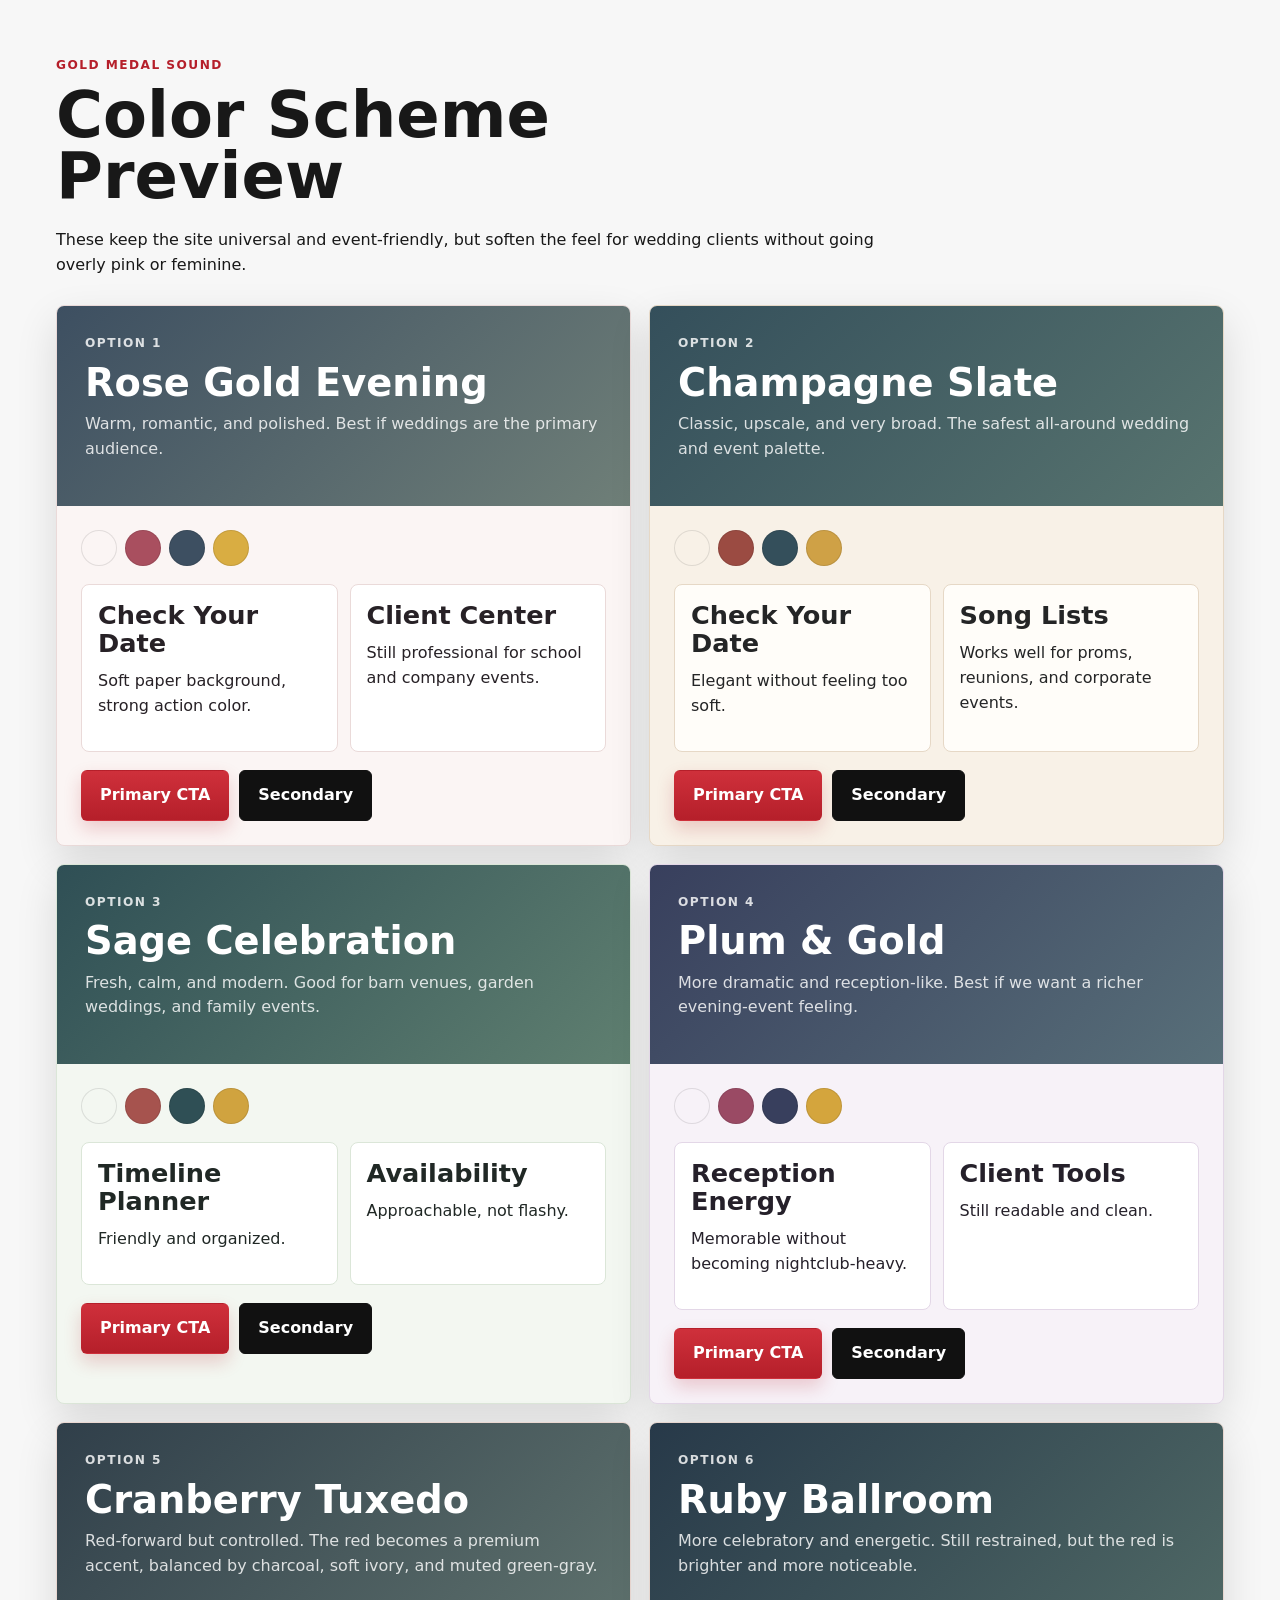
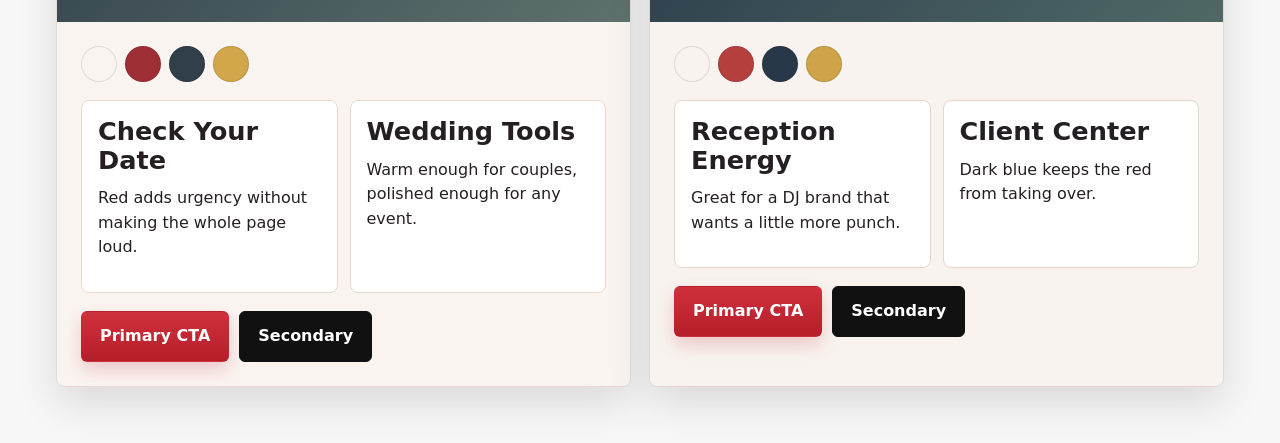
<file: color-schemes.html>
<!doctype html>
<html lang="en">
  <head>
    <meta charset="utf-8">
    <meta name="viewport" content="width=device-width, initial-scale=1">
    <title>Color Scheme Preview | Gold Medal Sound</title>
    <link rel="stylesheet" href="styles.css">
    <style>
      .palette-page {
        padding: clamp(24px, 5vw, 56px);
      }

      .palette-intro {
        max-width: 820px;
        margin-bottom: 28px;
      }

      .palette-intro h1 {
        font-size: clamp(2.1rem, 5vw, 4rem);
      }

      .palette-grid {
        display: grid;
        grid-template-columns: repeat(2, minmax(0, 1fr));
        gap: 18px;
      }

      .palette-card {
        overflow: hidden;
        border: 1px solid var(--line);
        border-radius: 8px;
        background: var(--paper);
        box-shadow: var(--shadow);
      }

      .palette-sample {
        padding: 24px;
        color: var(--ink);
      }

      .palette-hero {
        padding: 28px;
        background: linear-gradient(135deg, var(--blue), var(--teal));
        color: #fff;
      }

      .palette-hero h2 {
        margin-bottom: 10px;
        font-size: clamp(1.7rem, 3vw, 2.5rem);
      }

      .palette-hero p {
        color: rgba(255, 255, 255, 0.82);
      }

      .palette-card-row {
        display: grid;
        grid-template-columns: 1fr 1fr;
        gap: 12px;
        margin-top: 18px;
      }

      .mini-card {
        padding: 16px;
        border: 1px solid var(--line);
        border-radius: 8px;
        background: var(--panel);
      }

      .swatches {
        display: flex;
        gap: 8px;
        margin: 0 0 18px;
      }

      .swatches span {
        width: 36px;
        height: 36px;
        border-radius: 999px;
        border: 1px solid rgba(0, 0, 0, 0.1);
      }

      .palette-actions {
        display: flex;
        gap: 10px;
        margin-top: 18px;
      }

      .scheme-rose {
        --ink: #272126;
        --muted: #665c63;
        --paper: #fbf5f4;
        --panel: #ffffff;
        --gold: #d9ad42;
        --gold-dark: #8a6718;
        --red: #a94f5f;
        --blue: #3d4f61;
        --teal: #6f7f78;
        --line: #eadad9;
      }

      .scheme-champagne {
        --ink: #242526;
        --muted: #62605b;
        --paper: #f8f1e7;
        --panel: #fffdf9;
        --gold: #cfa146;
        --gold-dark: #7f5d1c;
        --red: #9b4b42;
        --blue: #344f5b;
        --teal: #58746f;
        --line: #e6d8c6;
      }

      .scheme-sage {
        --ink: #202825;
        --muted: #5d6762;
        --paper: #f3f7f1;
        --panel: #ffffff;
        --gold: #d0a33f;
        --gold-dark: #7f621c;
        --red: #a6534e;
        --blue: #2f4f55;
        --teal: #5f7f70;
        --line: #dbe6d8;
      }

      .scheme-plum {
        --ink: #25202a;
        --muted: #645d69;
        --paper: #f7f2f8;
        --panel: #ffffff;
        --gold: #d4a53d;
        --gold-dark: #80611b;
        --red: #9a4a64;
        --blue: #383f5d;
        --teal: #586f79;
        --line: #e3d7e7;
      }

      .scheme-cranberry {
        --ink: #251f21;
        --muted: #665f61;
        --paper: #faf4f1;
        --panel: #ffffff;
        --gold: #d2a64a;
        --gold-dark: #846221;
        --red: #9e2f35;
        --blue: #303f4a;
        --teal: #5e716d;
        --line: #ead8d2;
      }

      .scheme-ruby {
        --ink: #241f22;
        --muted: #635d61;
        --paper: #f8f3ef;
        --panel: #ffffff;
        --gold: #cfa34a;
        --gold-dark: #7f6020;
        --red: #b43f3d;
        --blue: #273949;
        --teal: #4f6865;
        --line: #e6d6cf;
      }

      @media (max-width: 820px) {
        .palette-grid,
        .palette-card-row {
          grid-template-columns: 1fr;
        }
      }
    </style>
  </head>
  <body>
    <main class="palette-page">
      <section class="palette-intro">
        <p class="eyebrow">Gold Medal Sound</p>
        <h1>Color Scheme Preview</h1>
        <p>These keep the site universal and event-friendly, but soften the feel for wedding clients without going overly pink or feminine.</p>
      </section>

      <section class="palette-grid" aria-label="Color scheme options">
        <article class="palette-card scheme-rose">
          <div class="palette-hero">
            <p class="eyebrow">Option 1</p>
            <h2>Rose Gold Evening</h2>
            <p>Warm, romantic, and polished. Best if weddings are the primary audience.</p>
          </div>
          <div class="palette-sample">
            <div class="swatches"><span style="background:#fbf5f4"></span><span style="background:#a94f5f"></span><span style="background:#3d4f61"></span><span style="background:#d9ad42"></span></div>
            <div class="palette-card-row">
              <div class="mini-card"><h3>Check Your Date</h3><p>Soft paper background, strong action color.</p></div>
              <div class="mini-card"><h3>Client Center</h3><p>Still professional for school and company events.</p></div>
            </div>
            <div class="palette-actions"><span class="button primary">Primary CTA</span><span class="button secondary dark">Secondary</span></div>
          </div>
        </article>

        <article class="palette-card scheme-champagne">
          <div class="palette-hero">
            <p class="eyebrow">Option 2</p>
            <h2>Champagne Slate</h2>
            <p>Classic, upscale, and very broad. The safest all-around wedding and event palette.</p>
          </div>
          <div class="palette-sample">
            <div class="swatches"><span style="background:#f8f1e7"></span><span style="background:#9b4b42"></span><span style="background:#344f5b"></span><span style="background:#cfa146"></span></div>
            <div class="palette-card-row">
              <div class="mini-card"><h3>Check Your Date</h3><p>Elegant without feeling too soft.</p></div>
              <div class="mini-card"><h3>Song Lists</h3><p>Works well for proms, reunions, and corporate events.</p></div>
            </div>
            <div class="palette-actions"><span class="button primary">Primary CTA</span><span class="button secondary dark">Secondary</span></div>
          </div>
        </article>

        <article class="palette-card scheme-sage">
          <div class="palette-hero">
            <p class="eyebrow">Option 3</p>
            <h2>Sage Celebration</h2>
            <p>Fresh, calm, and modern. Good for barn venues, garden weddings, and family events.</p>
          </div>
          <div class="palette-sample">
            <div class="swatches"><span style="background:#f3f7f1"></span><span style="background:#a6534e"></span><span style="background:#2f4f55"></span><span style="background:#d0a33f"></span></div>
            <div class="palette-card-row">
              <div class="mini-card"><h3>Timeline Planner</h3><p>Friendly and organized.</p></div>
              <div class="mini-card"><h3>Availability</h3><p>Approachable, not flashy.</p></div>
            </div>
            <div class="palette-actions"><span class="button primary">Primary CTA</span><span class="button secondary dark">Secondary</span></div>
          </div>
        </article>

        <article class="palette-card scheme-plum">
          <div class="palette-hero">
            <p class="eyebrow">Option 4</p>
            <h2>Plum & Gold</h2>
            <p>More dramatic and reception-like. Best if we want a richer evening-event feeling.</p>
          </div>
          <div class="palette-sample">
            <div class="swatches"><span style="background:#f7f2f8"></span><span style="background:#9a4a64"></span><span style="background:#383f5d"></span><span style="background:#d4a53d"></span></div>
            <div class="palette-card-row">
              <div class="mini-card"><h3>Reception Energy</h3><p>Memorable without becoming nightclub-heavy.</p></div>
              <div class="mini-card"><h3>Client Tools</h3><p>Still readable and clean.</p></div>
            </div>
            <div class="palette-actions"><span class="button primary">Primary CTA</span><span class="button secondary dark">Secondary</span></div>
          </div>
        </article>

        <article class="palette-card scheme-cranberry">
          <div class="palette-hero">
            <p class="eyebrow">Option 5</p>
            <h2>Cranberry Tuxedo</h2>
            <p>Red-forward but controlled. The red becomes a premium accent, balanced by charcoal, soft ivory, and muted green-gray.</p>
          </div>
          <div class="palette-sample">
            <div class="swatches"><span style="background:#faf4f1"></span><span style="background:#9e2f35"></span><span style="background:#303f4a"></span><span style="background:#d2a64a"></span></div>
            <div class="palette-card-row">
              <div class="mini-card"><h3>Check Your Date</h3><p>Red adds urgency without making the whole page loud.</p></div>
              <div class="mini-card"><h3>Wedding Tools</h3><p>Warm enough for couples, polished enough for any event.</p></div>
            </div>
            <div class="palette-actions"><span class="button primary">Primary CTA</span><span class="button secondary dark">Secondary</span></div>
          </div>
        </article>

        <article class="palette-card scheme-ruby">
          <div class="palette-hero">
            <p class="eyebrow">Option 6</p>
            <h2>Ruby Ballroom</h2>
            <p>More celebratory and energetic. Still restrained, but the red is brighter and more noticeable.</p>
          </div>
          <div class="palette-sample">
            <div class="swatches"><span style="background:#f8f3ef"></span><span style="background:#b43f3d"></span><span style="background:#273949"></span><span style="background:#cfa34a"></span></div>
            <div class="palette-card-row">
              <div class="mini-card"><h3>Reception Energy</h3><p>Great for a DJ brand that wants a little more punch.</p></div>
              <div class="mini-card"><h3>Client Center</h3><p>Dark blue keeps the red from taking over.</p></div>
            </div>
            <div class="palette-actions"><span class="button primary">Primary CTA</span><span class="button secondary dark">Secondary</span></div>
          </div>
        </article>
      </section>
    </main>
  </body>
</html>
</file>
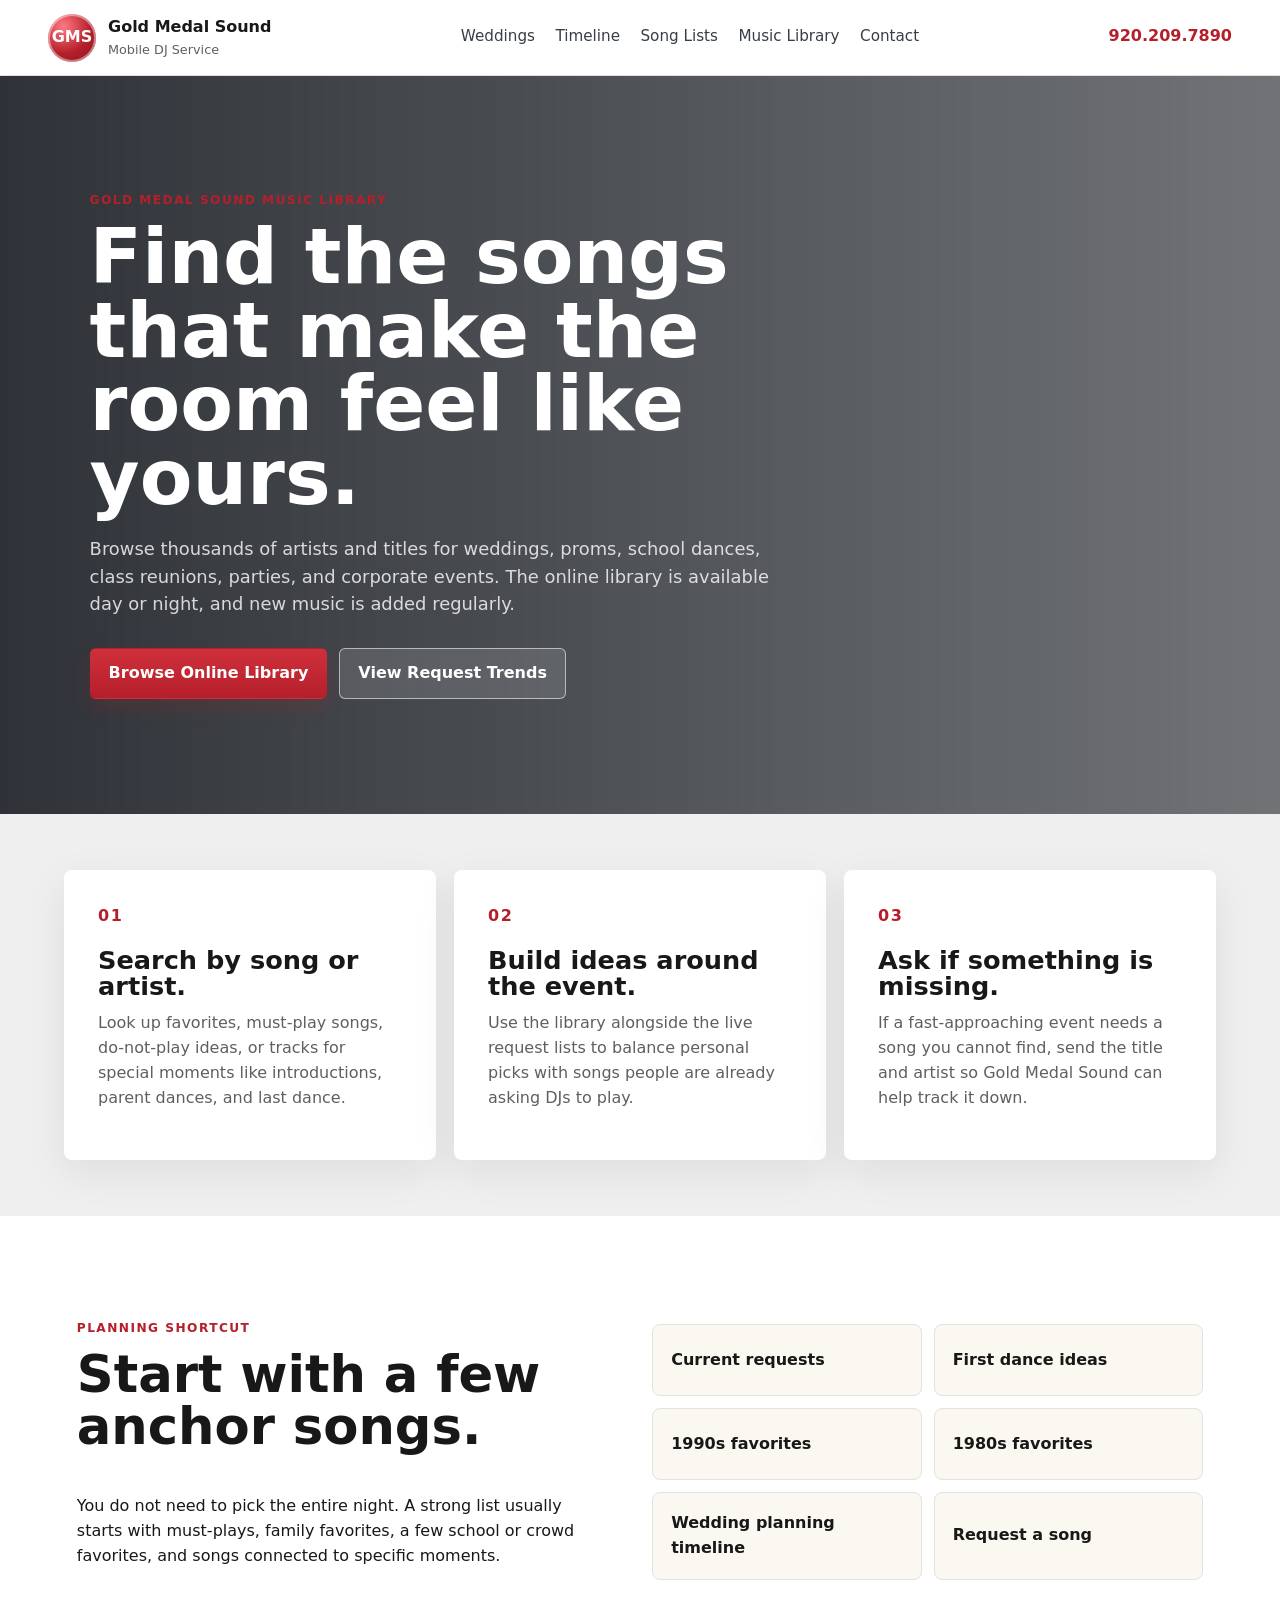
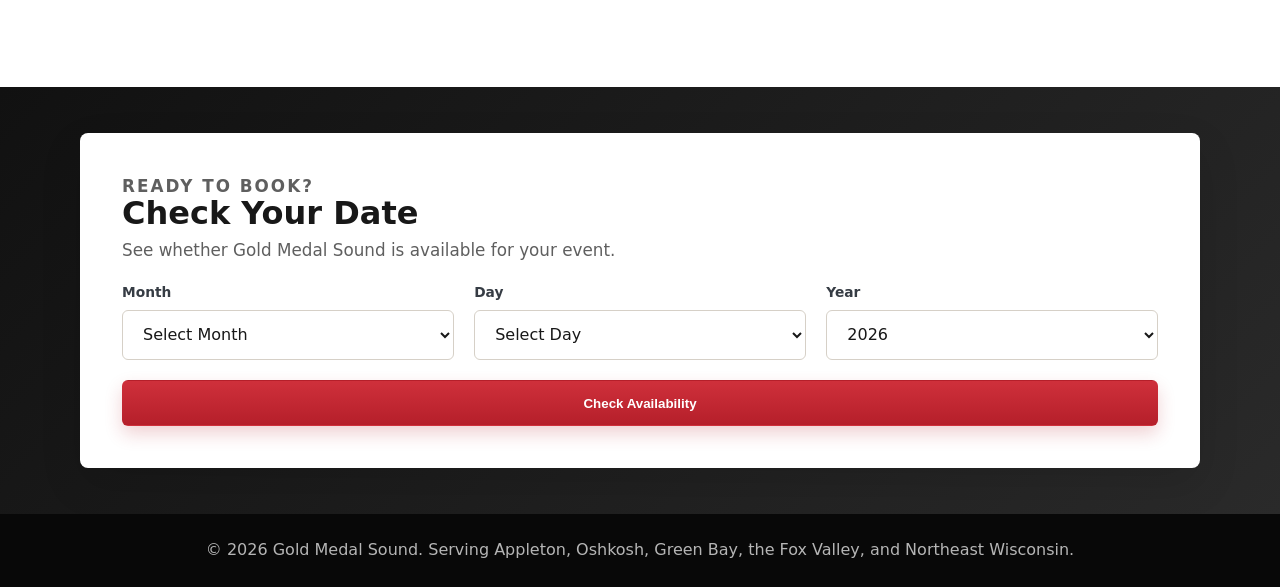
<file: music-library.html>
<!doctype html>
<html lang="en">
  <head>
    <meta charset="utf-8">
    <meta name="viewport" content="width=device-width, initial-scale=1">
    <title>Music Library | Gold Medal Sound</title>
    <meta name="description" content="Search the Gold Medal Sound online music library for wedding, prom, party, school dance, and event song ideas.">
    <link rel="stylesheet" href="styles.css">
  </head>
  <body>
    <header class="site-header">
      <a class="brand" href="index.html" aria-label="Gold Medal Sound home">
        <span class="brand-mark">GMS</span>
        <span>
          <strong>Gold Medal Sound</strong>
          <small>Mobile DJ Service</small>
        </span>
      </a>
      <nav aria-label="Primary navigation">
        <a href="index.html#weddings">Weddings</a>
        <a href="wedding-timeline.html">Timeline</a>
        <a href="song-lists.html">Song Lists</a>
        <a href="music-library.html">Music Library</a>
        <a href="index.html#contact">Contact</a>
      </nav>
      <a class="header-call" href="tel:+19202097890">920.209.7890</a>
    </header>

    <main>
      <section class="tool-hero music-library-hero">
        <div>
          <p class="eyebrow">Gold Medal Sound Music Library</p>
          <h1>Find the songs that make the room feel like yours.</h1>
          <p>Browse thousands of artists and titles for weddings, proms, school dances, class reunions, parties, and corporate events. The online library is available day or night, and new music is added regularly.</p>
          <div class="hero-actions">
            <a class="button primary" href="http://www1.gigbuilder.com/cal/wi/radiocarnage.nsf/music.html" target="_blank" rel="noreferrer">Browse Online Library</a>
            <a class="button secondary" href="song-lists.html">View Request Trends</a>
          </div>
        </div>
      </section>

      <section class="library-steps" aria-label="How to use the music library">
        <article>
          <span>01</span>
          <h2>Search by song or artist.</h2>
          <p>Look up favorites, must-play songs, do-not-play ideas, or tracks for special moments like introductions, parent dances, and last dance.</p>
        </article>
        <article>
          <span>02</span>
          <h2>Build ideas around the event.</h2>
          <p>Use the library alongside the live request lists to balance personal picks with songs people are already asking DJs to play.</p>
        </article>
        <article>
          <span>03</span>
          <h2>Ask if something is missing.</h2>
          <p>If a fast-approaching event needs a song you cannot find, send the title and artist so Gold Medal Sound can help track it down.</p>
        </article>
      </section>

      <section class="library-feature">
        <div class="copy-block">
          <p class="eyebrow">Planning Shortcut</p>
          <h2>Start with a few anchor songs.</h2>
          <p>You do not need to pick the entire night. A strong list usually starts with must-plays, family favorites, a few school or crowd favorites, and songs connected to specific moments.</p>
        </div>
        <div class="moment-grid">
          <a href="song-lists.html#top-current-requests">Current requests</a>
          <a href="song-lists.html#wedding-first-dance-songs">First dance ideas</a>
          <a href="song-lists.html#top-200-songs-of-the-1990s">1990s favorites</a>
          <a href="song-lists.html#top-100-songs-of-the-1980s">1980s favorites</a>
          <a href="wedding-timeline.html">Wedding planning timeline</a>
          <a href="mailto:info@goldmedalsound.com">Request a song</a>
        </div>
      </section>

      <section class="availability-band compact-band" aria-label="Availability">
        <form class="availability-card" method="post" action="https://www.gigbuilder.com/cal/wi/radiocarnage.nsf/checkdates">
          <div>
            <p class="eyebrow">Ready to book?</p>
            <h2>Check Your Date</h2>
            <p>See whether Gold Medal Sound is available for your event.</p>
          </div>
          <label>
            <span>Month</span>
            <select name="Month" required>
              <option value="">Select Month</option>
              <option value="1">January</option>
              <option value="2">February</option>
              <option value="3">March</option>
              <option value="4">April</option>
              <option value="5">May</option>
              <option value="6">June</option>
              <option value="7">July</option>
              <option value="8">August</option>
              <option value="9">September</option>
              <option value="10">October</option>
              <option value="11">November</option>
              <option value="12">December</option>
            </select>
          </label>
          <label>
            <span>Day</span>
            <select name="Day" required>
              <option value="">Select Day</option>
              <option>01</option><option>02</option><option>03</option><option>04</option><option>05</option><option>06</option><option>07</option><option>08</option><option>09</option><option>10</option>
              <option>11</option><option>12</option><option>13</option><option>14</option><option>15</option><option>16</option><option>17</option><option>18</option><option>19</option><option>20</option>
              <option>21</option><option>22</option><option>23</option><option>24</option><option>25</option><option>26</option><option>27</option><option>28</option><option>29</option><option>30</option><option>31</option>
            </select>
          </label>
          <label>
            <span>Year</span>
            <select name="Year" id="availability-year" required></select>
          </label>
          <input type="hidden" name="service" value="0">
          <button class="button primary" type="submit">Check Availability</button>
        </form>
      </section>
    </main>

    <footer>
      <p>&copy; 2026 Gold Medal Sound. Serving Appleton, Oshkosh, Green Bay, the Fox Valley, and Northeast Wisconsin.</p>
    </footer>

    <script src="script.js"></script>
  </body>
</html>
</file>
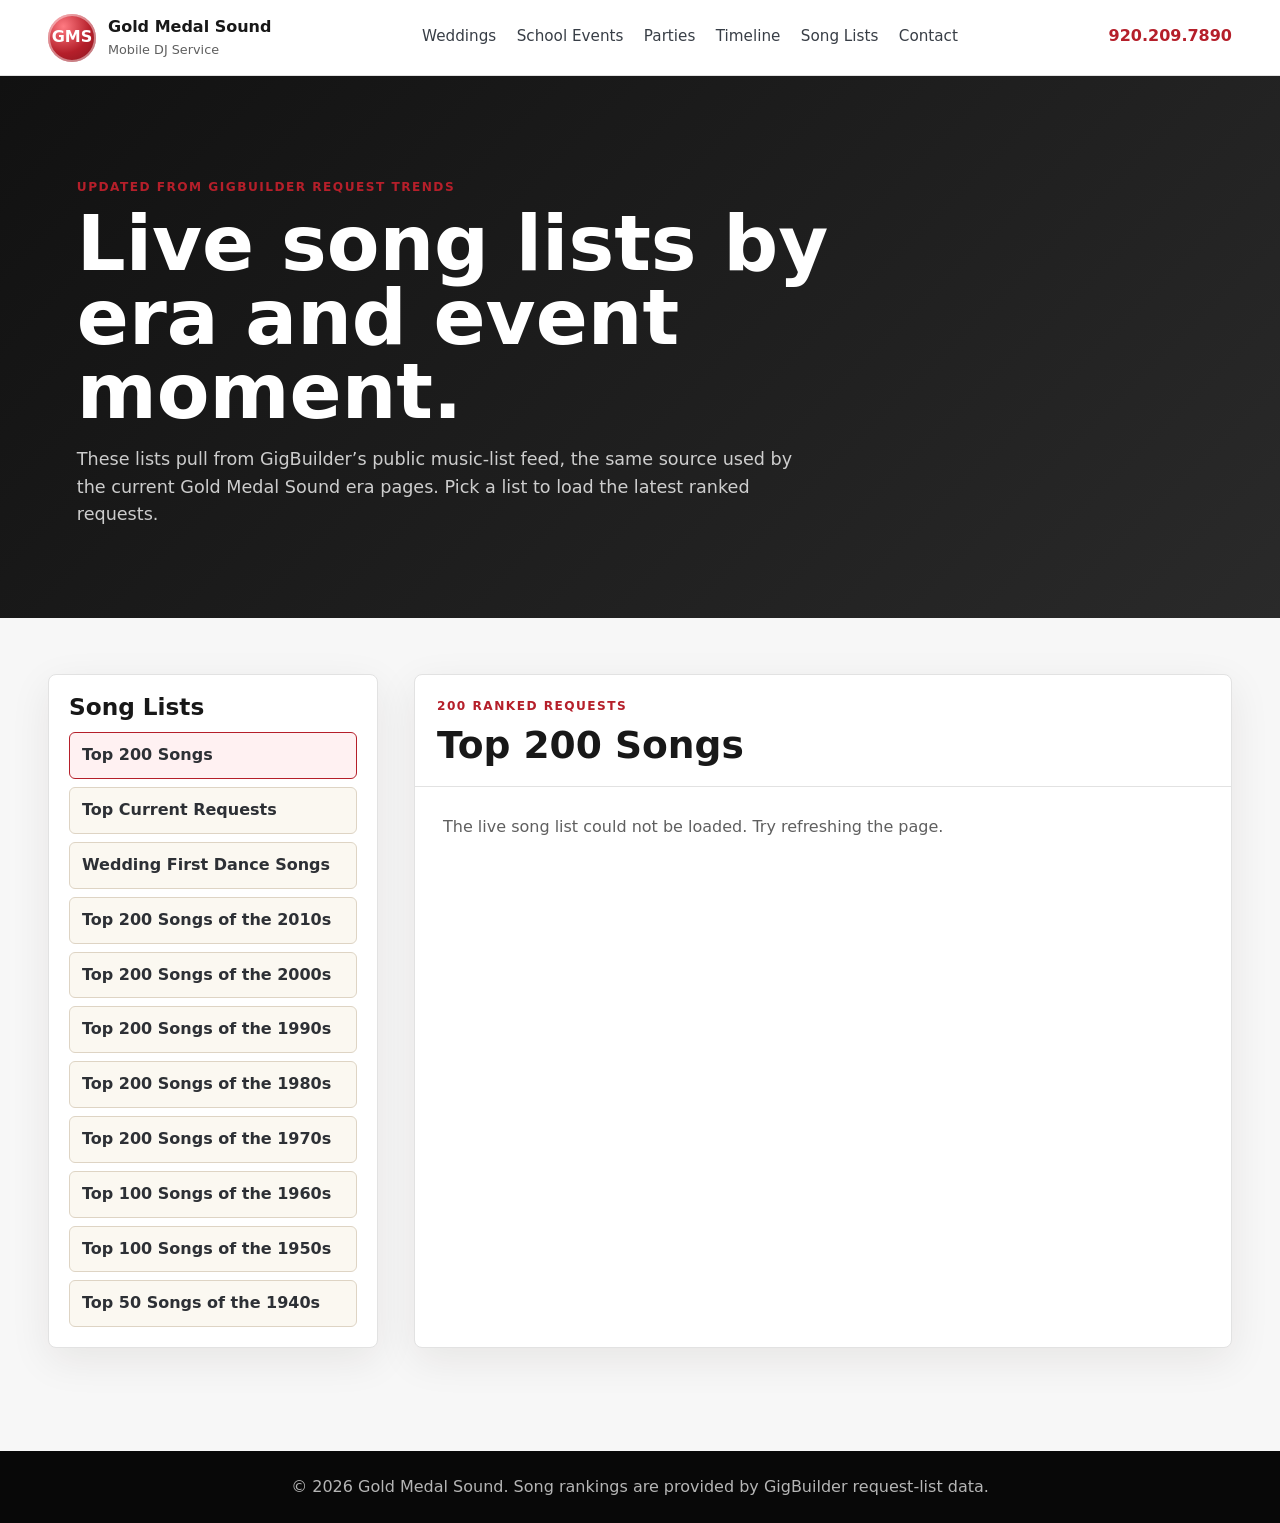
<file: song-lists.html>
<!doctype html>
<html lang="en">
  <head>
    <meta charset="utf-8">
    <meta name="viewport" content="width=device-width, initial-scale=1">
    <title>Live Song Lists | Gold Medal Sound</title>
    <meta name="description" content="Live requested-song lists for weddings, dances, parties, and events, powered by GigBuilder request trends.">
    <link rel="stylesheet" href="styles.css">
  </head>
  <body>
    <header class="site-header">
      <a class="brand" href="index.html" aria-label="Gold Medal Sound home">
        <span class="brand-mark">GMS</span>
        <span>
          <strong>Gold Medal Sound</strong>
          <small>Mobile DJ Service</small>
        </span>
      </a>
      <nav aria-label="Primary navigation">
        <a href="index.html#weddings">Weddings</a>
        <a href="index.html#schools">School Events</a>
        <a href="index.html#events">Parties</a>
        <a href="wedding-timeline.html">Timeline</a>
        <a href="song-lists.html">Song Lists</a>
        <a href="index.html#contact">Contact</a>
      </nav>
      <a class="header-call" href="tel:+19202097890">920.209.7890</a>
    </header>

    <main class="song-page">
      <section class="song-hero">
        <p class="eyebrow">Updated from GigBuilder request trends</p>
        <h1>Live song lists by era and event moment.</h1>
        <p>These lists pull from GigBuilder’s public music-list feed, the same source used by the current Gold Medal Sound era pages. Pick a list to load the latest ranked requests.</p>
      </section>

      <section class="song-browser" aria-label="Live music lists">
        <aside class="song-picker">
          <h2>Song Lists</h2>
          <div id="song-list-buttons" class="song-list-buttons"></div>
        </aside>

        <section class="song-results" aria-live="polite">
          <div class="song-results-header">
            <div>
              <p class="eyebrow" id="song-source-label">Live list</p>
              <h2 id="song-list-title">Choose a list</h2>
            </div>
          </div>
          <div id="song-status" class="song-status">Loading songs...</div>
          <div id="song-results"></div>
        </section>
      </section>
    </main>

    <footer>
      <p>&copy; 2026 Gold Medal Sound. Song rankings are provided by GigBuilder request-list data.</p>
    </footer>

    <script src="songs.js"></script>
  </body>
</html>
</file>
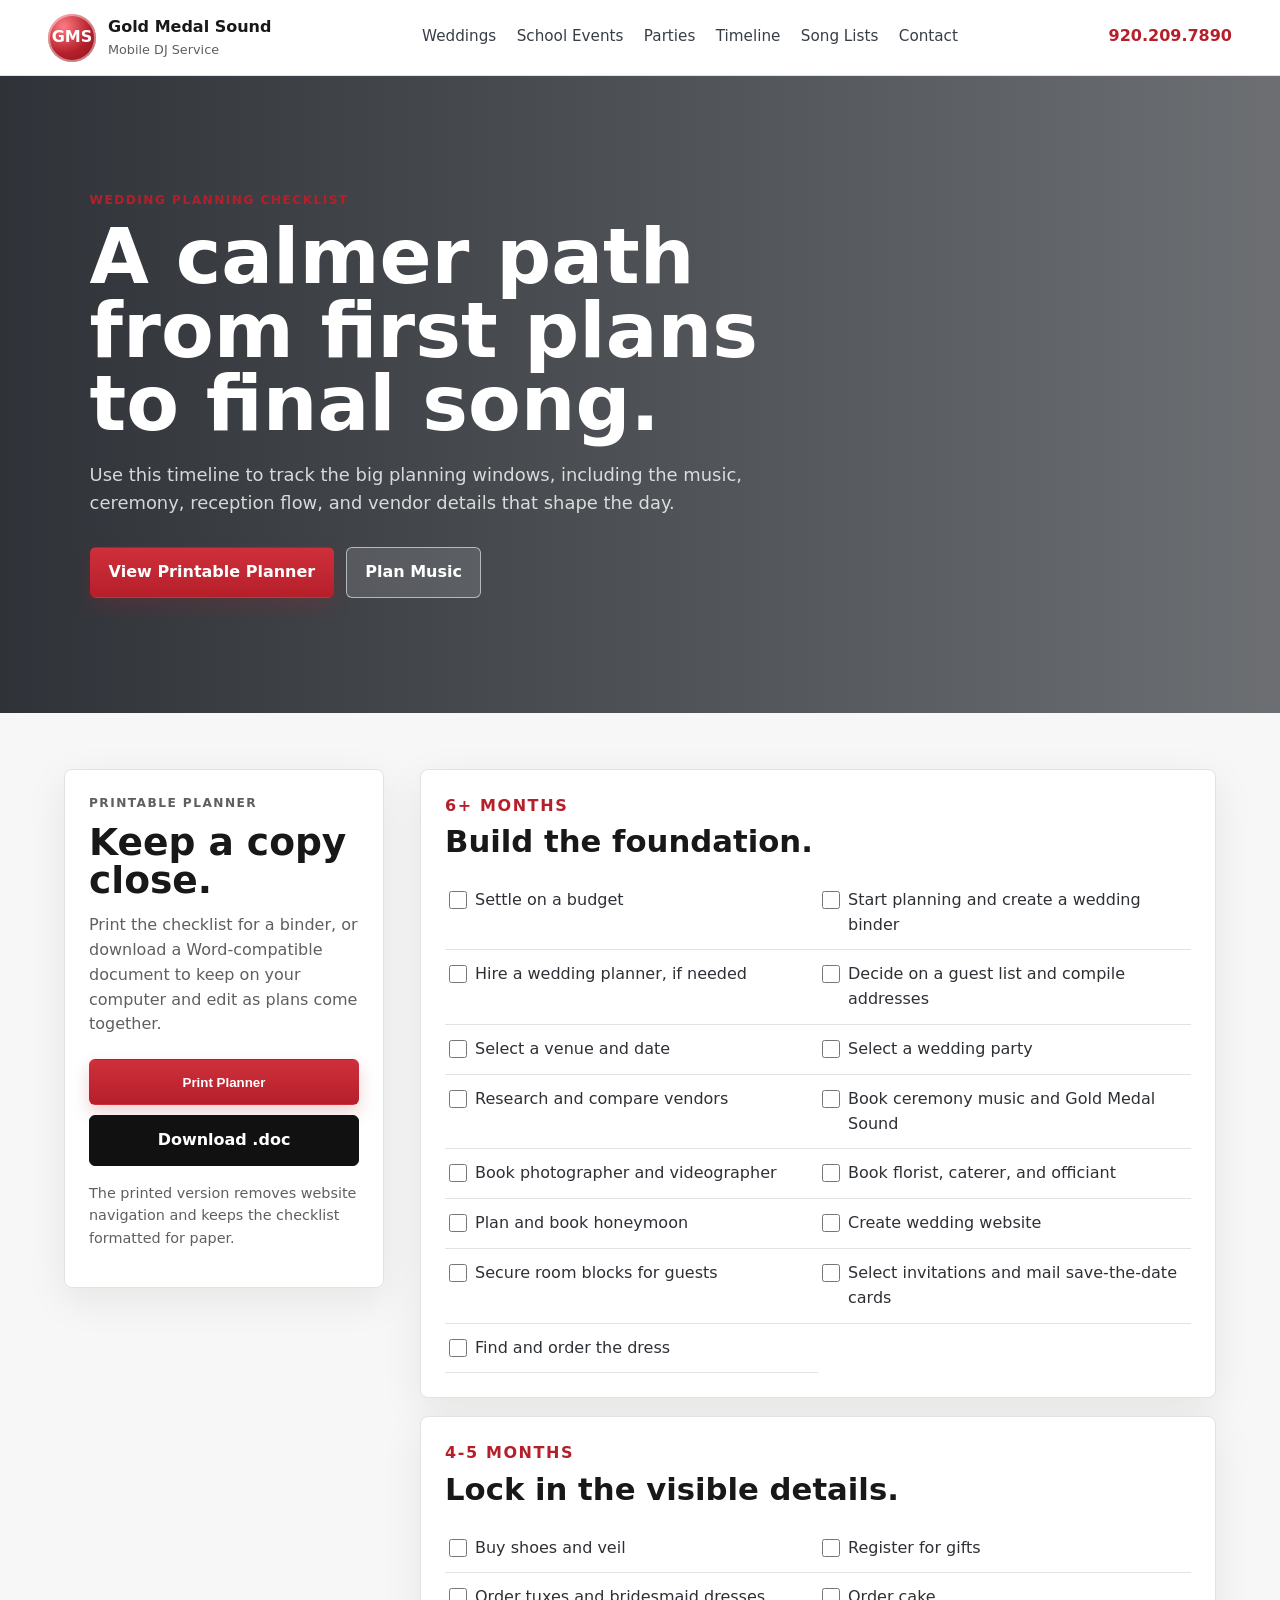
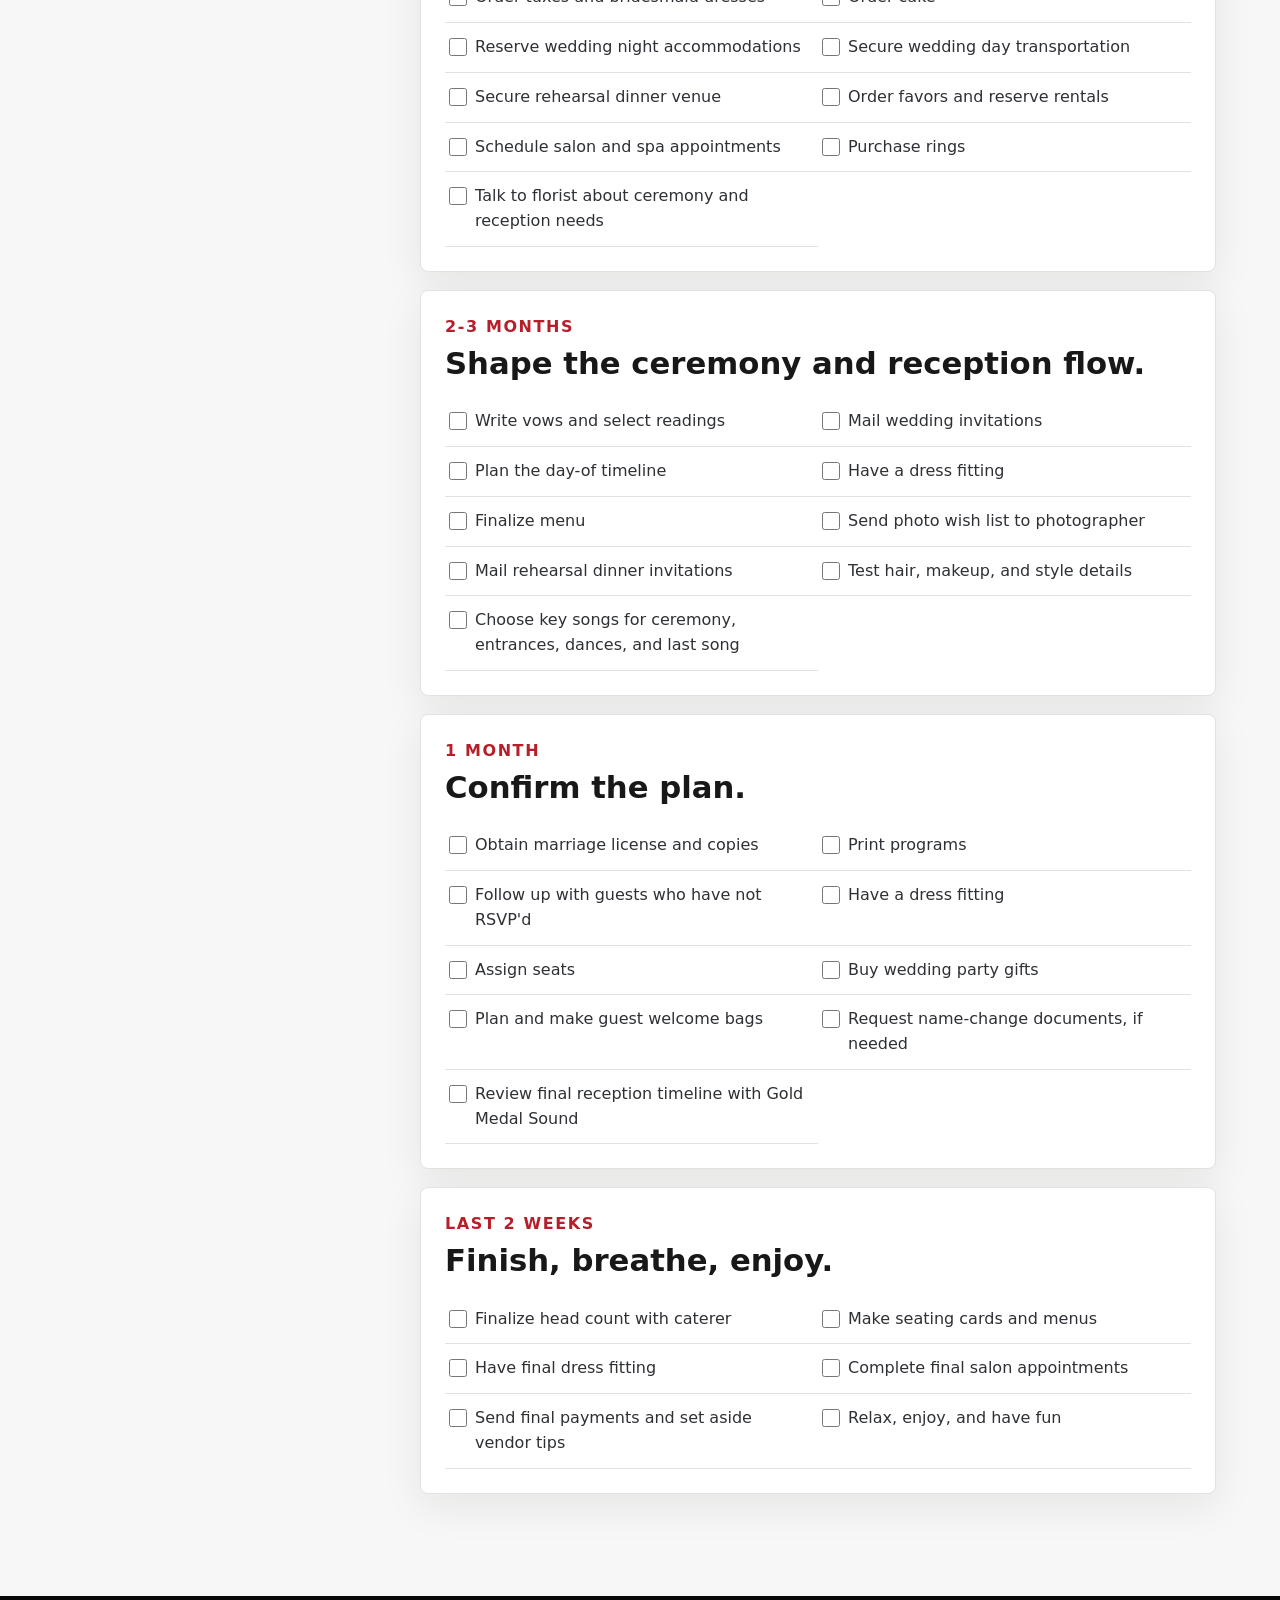
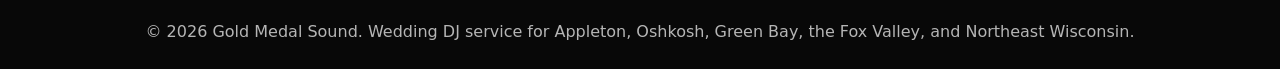
<file: wedding-timeline.html>
<!doctype html>
<html lang="en">
  <head>
    <meta charset="utf-8">
    <meta name="viewport" content="width=device-width, initial-scale=1">
    <title>Wedding Timeline Planner | Gold Medal Sound</title>
    <meta name="description" content="A wedding planning timeline and checklist from Gold Medal Sound for couples preparing for their wedding day.">
    <link rel="stylesheet" href="styles.css">
  </head>
  <body>
    <header class="site-header">
      <a class="brand" href="index.html" aria-label="Gold Medal Sound home">
        <span class="brand-mark">GMS</span>
        <span>
          <strong>Gold Medal Sound</strong>
          <small>Mobile DJ Service</small>
        </span>
      </a>
      <nav aria-label="Primary navigation">
        <a href="index.html#weddings">Weddings</a>
        <a href="index.html#schools">School Events</a>
        <a href="index.html#events">Parties</a>
        <a href="wedding-timeline.html">Timeline</a>
        <a href="song-lists.html">Song Lists</a>
        <a href="index.html#contact">Contact</a>
      </nav>
      <a class="header-call" href="tel:+19202097890">920.209.7890</a>
    </header>

    <main class="timeline-page">
      <section class="tool-hero timeline-hero">
        <div>
          <p class="eyebrow">Wedding planning checklist</p>
          <h1>A calmer path from first plans to final song.</h1>
          <p>Use this timeline to track the big planning windows, including the music, ceremony, reception flow, and vendor details that shape the day.</p>
          <div class="hero-actions">
            <a class="button primary" href="#timeline-checklist">View Printable Planner</a>
            <a class="button secondary" href="song-lists.html">Plan Music</a>
          </div>
        </div>
      </section>

      <section class="timeline-shell" id="timeline-checklist">
        <aside class="timeline-actions" aria-label="Printable planner actions">
          <p class="eyebrow">Printable planner</p>
          <h2>Keep a copy close.</h2>
          <p>Print the checklist for a binder, or download a Word-compatible document to keep on your computer and edit as plans come together.</p>
          <div class="timeline-action-buttons">
            <button class="button primary" id="timeline-print" type="button">Print Planner</button>
            <a class="button secondary dark" href="gold-medal-sound-wedding-timeline.doc" download>Download .doc</a>
          </div>
          <p class="timeline-note">The printed version removes website navigation and keeps the checklist formatted for paper.</p>
        </aside>

        <section class="timeline-list" id="timeline-planner" aria-label="Wedding timeline checklist">
          <div class="print-heading">
            <p>Gold Medal Sound</p>
            <h1>Wedding Timeline Planner</h1>
            <p>Wedding DJ service for Appleton, Oshkosh, Green Bay, the Fox Valley, and Northeast Wisconsin.</p>
          </div>

          <article class="timeline-stage">
            <div class="stage-heading">
              <span>6+ months</span>
              <h2>Build the foundation.</h2>
            </div>
            <ul>
              <li><label><input type="checkbox"> Settle on a budget</label></li>
              <li><label><input type="checkbox"> Start planning and create a wedding binder</label></li>
              <li><label><input type="checkbox"> Hire a wedding planner, if needed</label></li>
              <li><label><input type="checkbox"> Decide on a guest list and compile addresses</label></li>
              <li><label><input type="checkbox"> Select a venue and date</label></li>
              <li><label><input type="checkbox"> Select a wedding party</label></li>
              <li><label><input type="checkbox"> Research and compare vendors</label></li>
              <li><label><input type="checkbox"> Book ceremony music and Gold Medal Sound</label></li>
              <li><label><input type="checkbox"> Book photographer and videographer</label></li>
              <li><label><input type="checkbox"> Book florist, caterer, and officiant</label></li>
              <li><label><input type="checkbox"> Plan and book honeymoon</label></li>
              <li><label><input type="checkbox"> Create wedding website</label></li>
              <li><label><input type="checkbox"> Secure room blocks for guests</label></li>
              <li><label><input type="checkbox"> Select invitations and mail save-the-date cards</label></li>
              <li><label><input type="checkbox"> Find and order the dress</label></li>
            </ul>
          </article>

          <article class="timeline-stage">
            <div class="stage-heading">
              <span>4-5 months</span>
              <h2>Lock in the visible details.</h2>
            </div>
            <ul>
              <li><label><input type="checkbox"> Buy shoes and veil</label></li>
              <li><label><input type="checkbox"> Register for gifts</label></li>
              <li><label><input type="checkbox"> Order tuxes and bridesmaid dresses</label></li>
              <li><label><input type="checkbox"> Order cake</label></li>
              <li><label><input type="checkbox"> Reserve wedding night accommodations</label></li>
              <li><label><input type="checkbox"> Secure wedding day transportation</label></li>
              <li><label><input type="checkbox"> Secure rehearsal dinner venue</label></li>
              <li><label><input type="checkbox"> Order favors and reserve rentals</label></li>
              <li><label><input type="checkbox"> Schedule salon and spa appointments</label></li>
              <li><label><input type="checkbox"> Purchase rings</label></li>
              <li><label><input type="checkbox"> Talk to florist about ceremony and reception needs</label></li>
            </ul>
          </article>

          <article class="timeline-stage">
            <div class="stage-heading">
              <span>2-3 months</span>
              <h2>Shape the ceremony and reception flow.</h2>
            </div>
            <ul>
              <li><label><input type="checkbox"> Write vows and select readings</label></li>
              <li><label><input type="checkbox"> Mail wedding invitations</label></li>
              <li><label><input type="checkbox"> Plan the day-of timeline</label></li>
              <li><label><input type="checkbox"> Have a dress fitting</label></li>
              <li><label><input type="checkbox"> Finalize menu</label></li>
              <li><label><input type="checkbox"> Send photo wish list to photographer</label></li>
              <li><label><input type="checkbox"> Mail rehearsal dinner invitations</label></li>
              <li><label><input type="checkbox"> Test hair, makeup, and style details</label></li>
              <li><label><input type="checkbox"> Choose key songs for ceremony, entrances, dances, and last song</label></li>
            </ul>
          </article>

          <article class="timeline-stage">
            <div class="stage-heading">
              <span>1 month</span>
              <h2>Confirm the plan.</h2>
            </div>
            <ul>
              <li><label><input type="checkbox"> Obtain marriage license and copies</label></li>
              <li><label><input type="checkbox"> Print programs</label></li>
              <li><label><input type="checkbox"> Follow up with guests who have not RSVP'd</label></li>
              <li><label><input type="checkbox"> Have a dress fitting</label></li>
              <li><label><input type="checkbox"> Assign seats</label></li>
              <li><label><input type="checkbox"> Buy wedding party gifts</label></li>
              <li><label><input type="checkbox"> Plan and make guest welcome bags</label></li>
              <li><label><input type="checkbox"> Request name-change documents, if needed</label></li>
              <li><label><input type="checkbox"> Review final reception timeline with Gold Medal Sound</label></li>
            </ul>
          </article>

          <article class="timeline-stage">
            <div class="stage-heading">
              <span>Last 2 weeks</span>
              <h2>Finish, breathe, enjoy.</h2>
            </div>
            <ul>
              <li><label><input type="checkbox"> Finalize head count with caterer</label></li>
              <li><label><input type="checkbox"> Make seating cards and menus</label></li>
              <li><label><input type="checkbox"> Have final dress fitting</label></li>
              <li><label><input type="checkbox"> Complete final salon appointments</label></li>
              <li><label><input type="checkbox"> Send final payments and set aside vendor tips</label></li>
              <li><label><input type="checkbox"> Relax, enjoy, and have fun</label></li>
            </ul>
          </article>
        </section>
      </section>
    </main>

    <footer>
      <p>&copy; 2026 Gold Medal Sound. Wedding DJ service for Appleton, Oshkosh, Green Bay, the Fox Valley, and Northeast Wisconsin.</p>
    </footer>

    <script src="timeline.js"></script>
  </body>
</html>
</file>
<file: styles.css>
:root {
  color-scheme: light;
  --ink: #181818;
  --muted: #5f5f5f;
  --paper: #f7f7f7;
  --panel: #ffffff;
  --accent: #b51f2a;
  --accent-dark: #861720;
  --black: #111111;
  --charcoal: #242424;
  --line: #e2e2e2;
  --shadow: 0 16px 42px rgba(0, 0, 0, 0.12);
  font-family: Inter, ui-sans-serif, system-ui, -apple-system, BlinkMacSystemFont, "Segoe UI", sans-serif;
}

* {
  box-sizing: border-box;
}

html {
  scroll-behavior: smooth;
}

body {
  margin: 0;
  background: var(--paper);
  color: var(--ink);
  line-height: 1.55;
}

img {
  display: block;
  max-width: 100%;
}

a {
  color: inherit;
  text-decoration: none;
}

.site-header {
  position: sticky;
  top: 0;
  z-index: 20;
  display: grid;
  grid-template-columns: minmax(190px, auto) 1fr auto;
  align-items: center;
  gap: clamp(14px, 2.5vw, 28px);
  min-height: 76px;
  padding: 12px clamp(18px, 4vw, 48px);
  background: rgba(255, 255, 255, 0.96);
  border-bottom: 1px solid var(--line);
  backdrop-filter: blur(18px);
}

.brand {
  display: inline-flex;
  align-items: center;
  gap: 12px;
  min-width: 210px;
}

.brand-mark {
  display: grid;
  width: 48px;
  height: 48px;
  place-items: center;
  border-radius: 50%;
  background: radial-gradient(circle at 32% 26%, #ff7a82, var(--accent) 56%, var(--accent-dark));
  color: #ffffff;
  font-weight: 900;
  letter-spacing: 0;
  box-shadow: inset 0 0 0 2px rgba(255, 255, 255, 0.44);
}

.brand strong,
.brand small {
  display: block;
}

.brand small {
  color: var(--muted);
  font-size: 0.8rem;
}

nav {
  display: flex;
  justify-content: center;
  gap: clamp(8px, 1.6vw, 22px);
  font-size: 0.95rem;
  color: #383e46;
}

nav a,
.header-call {
  padding: 8px 0;
  border-bottom: 2px solid transparent;
}

nav a:hover,
.header-call:hover {
  border-color: var(--accent);
}

.header-call {
  color: var(--accent);
  font-weight: 800;
  white-space: nowrap;
}

.hero {
  position: relative;
  min-height: 86svh;
  display: grid;
  align-items: end;
  overflow: hidden;
  background: #151515;
}

.hero picture,
.hero img {
  position: absolute;
  inset: 0;
  width: 100%;
  height: 100%;
}

.hero img {
  object-fit: cover;
  opacity: 0.78;
}

.hero::after {
  position: absolute;
  inset: 0;
  content: "";
  background:
    linear-gradient(90deg, rgba(8, 9, 10, 0.82), rgba(8, 9, 10, 0.5) 48%, rgba(8, 9, 10, 0.16)),
    linear-gradient(0deg, rgba(8, 9, 10, 0.64), transparent 54%);
}

.hero-copy {
  position: relative;
  z-index: 1;
  width: min(780px, calc(100% - 36px));
  margin: 0 auto 8vh clamp(18px, 7vw, 96px);
  color: #fff;
}

.eyebrow {
  margin: 0 0 10px;
  color: var(--accent);
  font-size: 0.76rem;
  font-weight: 900;
  letter-spacing: 0.12em;
  text-transform: uppercase;
}

h1,
h2,
h3,
p {
  margin-top: 0;
}

h1 {
  max-width: 760px;
  margin-bottom: 20px;
  font-size: clamp(2.6rem, 6vw, 5.9rem);
  line-height: 0.96;
  letter-spacing: 0;
}

h2 {
  font-size: clamp(2rem, 4vw, 3.4rem);
  line-height: 1.02;
  letter-spacing: 0;
}

h3 {
  margin-bottom: 12px;
  font-size: clamp(1.35rem, 2vw, 1.8rem);
  line-height: 1.1;
}

.hero-copy p:not(.eyebrow) {
  max-width: 620px;
  color: rgba(255, 255, 255, 0.9);
  font-size: 1.16rem;
}

.hero-actions,
.tool-links {
  display: flex;
  flex-wrap: wrap;
  gap: 12px;
  margin-top: 30px;
}

.button,
.tool-links a {
  display: inline-flex;
  min-height: 46px;
  align-items: center;
  justify-content: center;
  padding: 12px 18px;
  border: 1px solid transparent;
  border-radius: 6px;
  font-weight: 850;
  cursor: pointer;
}

.button.primary {
  background: linear-gradient(180deg, #cf303b, var(--accent));
  color: #ffffff;
  box-shadow: 0 8px 18px rgba(181, 31, 42, 0.2);
}

.button.secondary,
.tool-links a {
  background: rgba(255, 255, 255, 0.12);
  border-color: rgba(255, 255, 255, 0.56);
  color: #fff;
}

.button.secondary.dark {
  background: var(--black);
  border-color: var(--black);
}

.availability-band {
  display: grid;
  grid-template-columns: minmax(0, 1.2fr) minmax(280px, 0.75fr);
  gap: 18px;
  padding: clamp(20px, 4vw, 46px) clamp(18px, 4vw, 48px);
  background: linear-gradient(135deg, #111111, #2a2a2a);
}

.availability-card,
.client-card {
  display: grid;
  gap: clamp(14px, 1.6vw, 22px);
  padding: clamp(24px, 3.3vw, 42px);
  border-radius: 8px;
  background: var(--panel);
  box-shadow: var(--shadow);
  min-width: 0;
}

.availability-card {
  grid-template-columns: repeat(3, minmax(0, 1fr));
  align-items: center;
  align-content: center;
}

.availability-card > div {
  grid-column: 1 / -1;
  max-width: 760px;
}

.availability-card button {
  grid-column: 1 / -1;
}

.availability-card h2,
.client-card h2 {
  margin-bottom: 10px;
  font-size: clamp(2rem, 2.45vw, 3rem);
  line-height: 0.98;
}

.availability-card p,
.client-card p {
  color: var(--muted);
  margin-bottom: 0;
  font-size: clamp(1.05rem, 1.25vw, 1.35rem);
  line-height: 1.35;
}

label span {
  display: block;
  margin-bottom: 6px;
  color: #363c44;
  font-size: clamp(0.86rem, 0.95vw, 1rem);
  font-weight: 800;
}

select,
input {
  width: 100%;
  max-width: 100%;
  min-height: clamp(50px, 3.5vw, 64px);
  border: 1px solid #d6d0c7;
  border-radius: 6px;
  padding: 12px 16px;
  background: #fff;
  color: var(--ink);
  font: inherit;
  font-size: clamp(1rem, 1.2vw, 1.22rem);
}

input[type="date"] {
  display: block;
  min-width: 0;
  -webkit-appearance: none;
  appearance: none;
}

input[type="date"]::-webkit-date-and-time-value {
  min-width: 0;
  text-align: left;
}

.intro,
.details,
.song-tools,
.contact {
  display: grid;
  grid-template-columns: minmax(0, 0.95fr) minmax(0, 1.05fr);
  gap: clamp(24px, 6vw, 82px);
  padding: clamp(56px, 8vw, 104px) clamp(18px, 6vw, 84px);
}

.intro {
  align-items: center;
  background: #fff;
}

.intro p:last-child,
.details p,
.song-tools p,
.contact p {
  color: var(--muted);
  font-size: 1.08rem;
}

.service-grid {
  display: grid;
  grid-template-columns: repeat(3, minmax(0, 1fr));
  gap: 18px;
  padding: clamp(18px, 4vw, 48px);
  background: #efefef;
}

.service-grid article {
  min-height: 100%;
  overflow: hidden;
  border-radius: 8px;
  background: #fff;
  box-shadow: 0 10px 34px rgba(36, 29, 18, 0.1);
}

.service-grid img {
  width: 100%;
  aspect-ratio: 16 / 10;
  object-fit: cover;
}

.service-grid article div {
  padding: 24px;
}

.service-grid p:last-child {
  color: var(--muted);
}

.details {
  background: var(--paper);
}

.feature-columns {
  display: grid;
  grid-template-columns: repeat(2, minmax(0, 1fr));
  gap: 16px;
}

.feature-columns ul {
  margin: 0;
  padding: 0;
  list-style: none;
}

.feature-columns li {
  position: relative;
  padding: 12px 0 12px 28px;
  border-bottom: 1px solid var(--line);
}

.feature-columns li::before {
  position: absolute;
  left: 0;
  content: "✓";
  color: var(--accent);
  font-weight: 900;
}

.gallery-strip {
  display: grid;
  grid-template-columns: repeat(4, 1fr);
}

.gallery-strip img {
  width: 100%;
  height: clamp(180px, 25vw, 340px);
  object-fit: cover;
}

.song-tools {
  align-items: center;
  background: linear-gradient(135deg, #111111, #2a2a2a);
  color: #fff;
}

.song-tools p {
  color: rgba(255, 255, 255, 0.76);
}

.tool-links {
  justify-content: flex-start;
  margin-top: 0;
}

.reviews {
  display: grid;
  grid-template-columns: repeat(2, minmax(0, 1fr));
  gap: 18px;
  padding: clamp(44px, 8vw, 92px) clamp(18px, 6vw, 84px);
  background: #fff;
}

blockquote {
  margin: 0;
  padding: clamp(22px, 4vw, 38px);
  border-left: 5px solid var(--accent);
  background: #fff5f5;
  border-radius: 0 8px 8px 0;
}

blockquote p {
  font-size: clamp(1.2rem, 2vw, 1.7rem);
  line-height: 1.28;
}

cite {
  color: var(--muted);
  font-style: normal;
  font-weight: 750;
}

.contact {
  background: var(--black);
  color: #fff;
}

.contact p {
  color: rgba(255, 255, 255, 0.76);
}

address {
  display: grid;
  gap: 12px;
  align-content: center;
  font-style: normal;
}

address a {
  display: block;
  padding: 18px;
  border: 1px solid rgba(255, 255, 255, 0.16);
  border-radius: 8px;
  background: rgba(255, 255, 255, 0.07);
  font-weight: 850;
}

footer {
  padding: 24px clamp(18px, 4vw, 48px);
  background: #080808;
  color: rgba(255, 255, 255, 0.7);
  text-align: center;
}

footer p {
  margin: 0;
}

.song-page {
  background: var(--paper);
}

.song-hero {
  padding: clamp(56px, 8vw, 104px) clamp(18px, 6vw, 84px) clamp(34px, 6vw, 72px);
  background: linear-gradient(135deg, #111111, #2a2a2a);
  color: #fff;
}

.song-hero h1 {
  max-width: 860px;
  margin-bottom: 18px;
}

.song-hero p:not(.eyebrow) {
  max-width: 720px;
  color: rgba(255, 255, 255, 0.78);
  font-size: 1.1rem;
}

.song-browser {
  display: grid;
  grid-template-columns: minmax(240px, 330px) minmax(0, 1fr);
  gap: clamp(18px, 4vw, 36px);
  padding: clamp(22px, 5vw, 56px) clamp(18px, 4vw, 48px) clamp(56px, 8vw, 104px);
}

.song-picker,
.song-results {
  border: 1px solid var(--line);
  border-radius: 8px;
  background: #fff;
  box-shadow: 0 12px 40px rgba(36, 29, 18, 0.08);
}

.song-picker {
  align-self: start;
  padding: 20px;
}

.song-picker h2 {
  margin-bottom: 14px;
  font-size: 1.45rem;
}

.song-list-buttons {
  display: grid;
  gap: 8px;
}

.song-list-buttons button {
  width: 100%;
  min-height: 42px;
  border: 1px solid #ded4c4;
  border-radius: 6px;
  padding: 10px 12px;
  background: #fbf8f1;
  color: #2d3035;
  font: inherit;
  font-weight: 800;
  text-align: left;
  cursor: pointer;
}

.song-list-buttons button:hover,
.song-list-buttons button.is-active {
  border-color: var(--accent);
  background: #fff1f2;
}

.song-results {
  min-width: 0;
  overflow: hidden;
}

.song-results-header {
  display: flex;
  align-items: center;
  justify-content: space-between;
  gap: 16px;
  padding: 22px;
  border-bottom: 1px solid var(--line);
}

.song-results-header h2 {
  margin-bottom: 0;
  font-size: clamp(1.55rem, 3vw, 2.35rem);
}

.song-status {
  padding: 28px;
  color: var(--muted);
}

#song-results {
  overflow-x: auto;
}

#song-results table {
  width: 100%;
  border-collapse: collapse;
  font-size: 0.96rem;
}

#song-results th,
#song-results td {
  padding: 12px 14px;
  border-bottom: 1px solid var(--line);
  text-align: left;
  vertical-align: top;
}

#song-results th {
  background: #f3f3f3;
  color: #181818;
  font-size: 0.78rem;
  letter-spacing: 0.08em;
  text-transform: uppercase;
}

#song-results tbody tr:hover {
  background: #fbf8f1;
}

#song-results tfoot td {
  color: var(--muted);
  font-size: 0.86rem;
}

.tool-hero {
  display: grid;
  min-height: 66svh;
  align-items: end;
  padding: clamp(64px, 9vw, 124px) clamp(18px, 7vw, 96px);
  background: var(--black);
  color: #fff;
}

.tool-hero > div {
  max-width: 820px;
}

.tool-hero p:not(.eyebrow) {
  max-width: 680px;
  color: rgba(255, 255, 255, 0.8);
  font-size: 1.12rem;
}

.music-library-hero {
  background:
    linear-gradient(90deg, rgba(30, 34, 40, 0.92), rgba(30, 34, 40, 0.62)),
    url("https://www.goldmedalsound.com/files/8913/2975/9283/Crowd-Green.jpg") center / cover;
}

.timeline-hero {
  background:
    linear-gradient(90deg, rgba(30, 34, 40, 0.92), rgba(30, 34, 40, 0.64)),
    url("https://www.goldmedalsound.com/files/3817/2969/5986/GMS_-_Enchanted_Love-500x280.jpg") center / cover;
}

.library-steps {
  display: grid;
  grid-template-columns: repeat(3, minmax(0, 1fr));
  gap: 18px;
  padding: clamp(22px, 5vw, 56px) clamp(18px, 5vw, 64px);
  background: #efefef;
}

.library-steps article {
  padding: clamp(22px, 4vw, 34px);
  border-radius: 8px;
  background: #fff;
  box-shadow: 0 12px 40px rgba(36, 29, 18, 0.08);
}

.library-steps span {
  display: inline-flex;
  margin-bottom: 18px;
  color: var(--accent);
  font-weight: 900;
  letter-spacing: 0.1em;
}

.library-steps h2 {
  margin-bottom: 12px;
  font-size: clamp(1.35rem, 2vw, 1.8rem);
}

.library-steps p {
  color: var(--muted);
}

.library-feature {
  display: grid;
  grid-template-columns: minmax(0, 0.95fr) minmax(0, 1.05fr);
  gap: clamp(24px, 6vw, 80px);
  align-items: center;
  padding: clamp(56px, 8vw, 104px) clamp(18px, 6vw, 84px);
  background: #fff;
}

.moment-grid {
  display: grid;
  grid-template-columns: repeat(2, minmax(0, 1fr));
  gap: 12px;
}

.moment-grid a {
  display: flex;
  min-height: 72px;
  align-items: center;
  padding: 18px;
  border: 1px solid var(--line);
  border-radius: 8px;
  background: #fbf8f1;
  font-weight: 850;
}

.moment-grid a:hover {
  border-color: var(--accent);
  background: #fff1f2;
}

.compact-band {
  display: block;
}

.compact-band .availability-card {
  max-width: 1120px;
  margin: 0 auto;
}

.timeline-page {
  background: var(--paper);
}

.timeline-shell {
  display: grid;
  grid-template-columns: minmax(240px, 320px) minmax(0, 1fr);
  gap: clamp(18px, 4vw, 36px);
  padding: clamp(22px, 5vw, 56px) clamp(18px, 5vw, 64px) clamp(56px, 8vw, 104px);
}

.timeline-actions {
  position: sticky;
  top: 100px;
  align-self: start;
  padding: 24px;
  border: 1px solid var(--line);
  border-radius: 8px;
  background: #fff;
  box-shadow: 0 12px 40px rgba(36, 29, 18, 0.08);
}

.timeline-actions h2 {
  margin-bottom: 14px;
  font-size: clamp(1.55rem, 3vw, 2.35rem);
}

.timeline-actions p {
  color: var(--muted);
}

.timeline-action-buttons {
  display: grid;
  gap: 10px;
  margin: 22px 0 16px;
}

.timeline-action-buttons .button {
  width: 100%;
}

.timeline-note {
  font-size: 0.9rem;
}

.timeline-list {
  display: grid;
  gap: 18px;
}

.print-heading {
  display: none;
}

.timeline-stage {
  border: 1px solid var(--line);
  border-radius: 8px;
  background: #fff;
  box-shadow: 0 12px 40px rgba(36, 29, 18, 0.08);
}

.stage-heading {
  padding: 24px 24px 10px;
}

.stage-heading span {
  display: inline-flex;
  margin-bottom: 8px;
  color: var(--accent);
  font-weight: 900;
  letter-spacing: 0.1em;
  text-transform: uppercase;
}

.stage-heading h2 {
  margin-bottom: 0;
  font-size: clamp(1.45rem, 2.4vw, 2.1rem);
}

.timeline-stage ul {
  display: grid;
  grid-template-columns: repeat(2, minmax(0, 1fr));
  gap: 0;
  margin: 0;
  padding: 8px 24px 24px;
  list-style: none;
}

.timeline-stage li {
  border-bottom: 1px solid var(--line);
}

.timeline-stage label {
  display: grid;
  grid-template-columns: 20px 1fr;
  gap: 10px;
  align-items: start;
  min-height: 48px;
  padding: 12px 10px 12px 0;
  color: #2d3035;
}

.timeline-stage input {
  width: 18px;
  min-height: 18px;
  margin-top: 3px;
  accent-color: var(--accent);
}

@media (max-width: 1100px) {
  .site-header {
    grid-template-columns: 1fr auto;
    gap: 8px 18px;
  }

  nav {
    display: flex;
    flex-wrap: wrap;
    grid-column: 1 / -1;
    justify-content: flex-start;
    overflow: visible;
    padding: 2px 0 6px;
  }

  nav a {
    flex: 0 1 auto;
    padding: 8px 10px;
    border: 1px solid var(--line);
    border-radius: 999px;
    background: rgba(255, 255, 255, 0.54);
    font-size: 0.92rem;
  }

  .availability-card {
    grid-template-columns: repeat(3, minmax(0, 1fr));
  }

  .availability-card > div,
  .availability-card button {
    grid-column: 1 / -1;
  }

  .service-grid {
    grid-template-columns: 1fr;
  }

  .library-steps,
  .library-feature {
    grid-template-columns: 1fr;
  }
}

@media (max-width: 820px) {
  .site-header {
    position: static;
    min-height: 0;
    padding: 12px 14px 10px;
  }

  .availability-band,
  .intro,
  .details,
  .song-tools,
  .contact,
  .reviews {
    grid-template-columns: 1fr;
  }

  .availability-band {
    gap: 12px;
    padding: 16px 14px 20px;
  }

  .availability-card,
  .client-card {
    padding: 18px;
    overflow: hidden;
  }

  .feature-columns,
  .gallery-strip {
    grid-template-columns: 1fr 1fr;
  }

  .song-browser {
    grid-template-columns: 1fr;
  }

  .song-results-header {
    align-items: flex-start;
    flex-direction: column;
  }

  .timeline-shell {
    grid-template-columns: 1fr;
  }

  .timeline-actions {
    position: static;
  }

  .timeline-stage ul {
    grid-template-columns: 1fr;
  }
}

@media print {
  @page {
    margin: 0.55in;
  }

  body {
    background: #fff;
    color: #111;
    font-size: 11pt;
  }

  .site-header,
  .tool-hero,
  .timeline-actions,
  footer {
    display: none;
  }

  .timeline-shell {
    display: block;
    padding: 0;
  }

  .timeline-list {
    display: block;
  }

  .print-heading {
    display: block;
    margin-bottom: 18pt;
    padding-bottom: 10pt;
    border-bottom: 2pt solid #111;
  }

  .print-heading h1 {
    margin: 0 0 4pt;
    font-size: 24pt;
  }

  .print-heading p {
    margin: 0 0 4pt;
  }

  .timeline-stage {
    break-inside: avoid;
    page-break-inside: avoid;
    margin-bottom: 16pt;
    border: 0;
    border-radius: 0;
    box-shadow: none;
  }

  .stage-heading {
    padding: 0 0 5pt;
  }

  .stage-heading span {
    color: #111;
    font-size: 10pt;
  }

  .stage-heading h2 {
    font-size: 16pt;
  }

  .timeline-stage ul {
    display: grid;
    grid-template-columns: 1fr 1fr;
    gap: 0 18pt;
    padding: 0;
  }

  .timeline-stage li {
    border-bottom: 1pt solid #ddd;
  }

  .timeline-stage label {
    min-height: 0;
    padding: 5pt 0;
  }

  .timeline-stage input {
    print-color-adjust: exact;
  }
}

@media (max-width: 560px) {
  .site-header {
    grid-template-columns: 1fr;
    gap: 10px;
  }

  .brand {
    min-width: 0;
  }

  .brand-mark {
    width: 42px;
    height: 42px;
    font-size: 0.86rem;
  }

  .brand strong {
    font-size: 1rem;
  }

  .brand small {
    font-size: 0.76rem;
  }

  nav {
    display: grid;
    grid-template-columns: repeat(3, minmax(0, 1fr));
    grid-column: auto;
    width: 100%;
    margin: 0;
    gap: 6px;
  }

  nav a {
    display: flex;
    align-items: center;
    justify-content: center;
    min-height: 36px;
    padding: 7px 6px;
    text-align: center;
    font-size: 0.78rem;
    line-height: 1.05;
    white-space: normal;
  }

  .header-call {
    justify-self: start;
    padding: 7px 11px;
    border: 1px solid rgba(164, 63, 59, 0.24);
    border-radius: 999px;
    background: #fff;
    font-size: 0.92rem;
  }

  .hero {
    min-height: 72svh;
  }

  .hero-copy {
    width: calc(100% - 28px);
    margin: 0 auto 34px 14px;
  }

  h1 {
    font-size: clamp(2.15rem, 13vw, 3.4rem);
    line-height: 1.02;
  }

  h2 {
    font-size: clamp(1.7rem, 8vw, 2.5rem);
  }

  .hero-copy p:not(.eyebrow),
  .tool-hero p:not(.eyebrow),
  .song-hero p:not(.eyebrow) {
    font-size: 1rem;
  }

  .hero-actions,
  .tool-links {
    gap: 9px;
    margin-top: 22px;
  }

  .hero-actions .button,
  .tool-links a {
    width: 100%;
  }

  .availability-card {
    grid-template-columns: 1fr;
    gap: 10px;
  }

  .availability-card h2,
  .client-card h2 {
    font-size: 1.65rem;
  }

  select,
  input {
    min-width: 0;
    min-height: 46px;
    padding: 10px;
    font-size: 16px;
  }

  .client-card label,
  .availability-card label {
    min-width: 0;
  }

  .client-card input[type="date"] {
    width: 100%;
    max-width: 100%;
    min-inline-size: 0;
  }

  .intro,
  .details,
  .song-tools,
  .contact,
  .reviews,
  .tool-hero,
  .song-hero,
  .timeline-shell,
  .song-browser {
    padding-left: 14px;
    padding-right: 14px;
  }

  .service-grid {
    padding: 14px;
  }

  .service-grid article div {
    padding: 18px;
  }

  .feature-columns,
  .gallery-strip,
  .reviews {
    grid-template-columns: 1fr;
  }

  .gallery-strip img {
    height: 220px;
  }

  .moment-grid {
    grid-template-columns: 1fr;
  }
}
</file>
